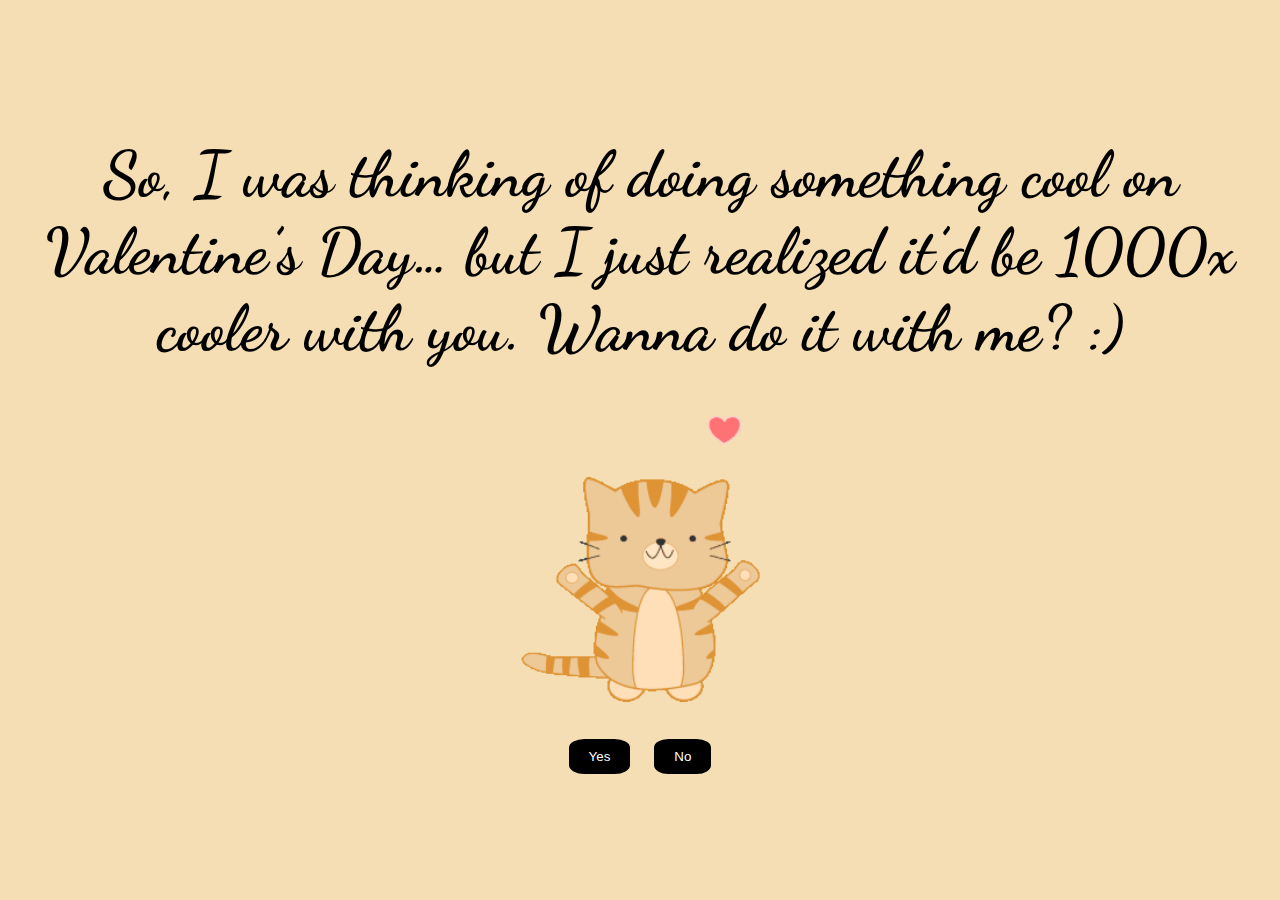
<file: index.html>
<!DOCTYPE html>
<html lang="en">
<head>
  <meta charset="UTF-8">
  <meta name="viewport" content="width=device-width, initial-scale=1.0">
  <title>Community Check</title>
  <link rel="stylesheet" href="styles.css">
</head>
<body>

  <div class="container">
    <h1 id="textMain">So, I was thinking of doing something cool on Valentine’s Day… but I just realized it’d be 1000x cooler with you. Wanna do it with me? :) </h1>
    <img src="img/cat-133_256.gif" alt="chat_gif">
    <div class="button-container">
      <a href="oui.html"><button id="ouiButton">Yes</button></a>
      <button id="nonButton">No</button>
    </div>
  </div>

  <script src="script.js"></script>
</body>
</html>
</file>
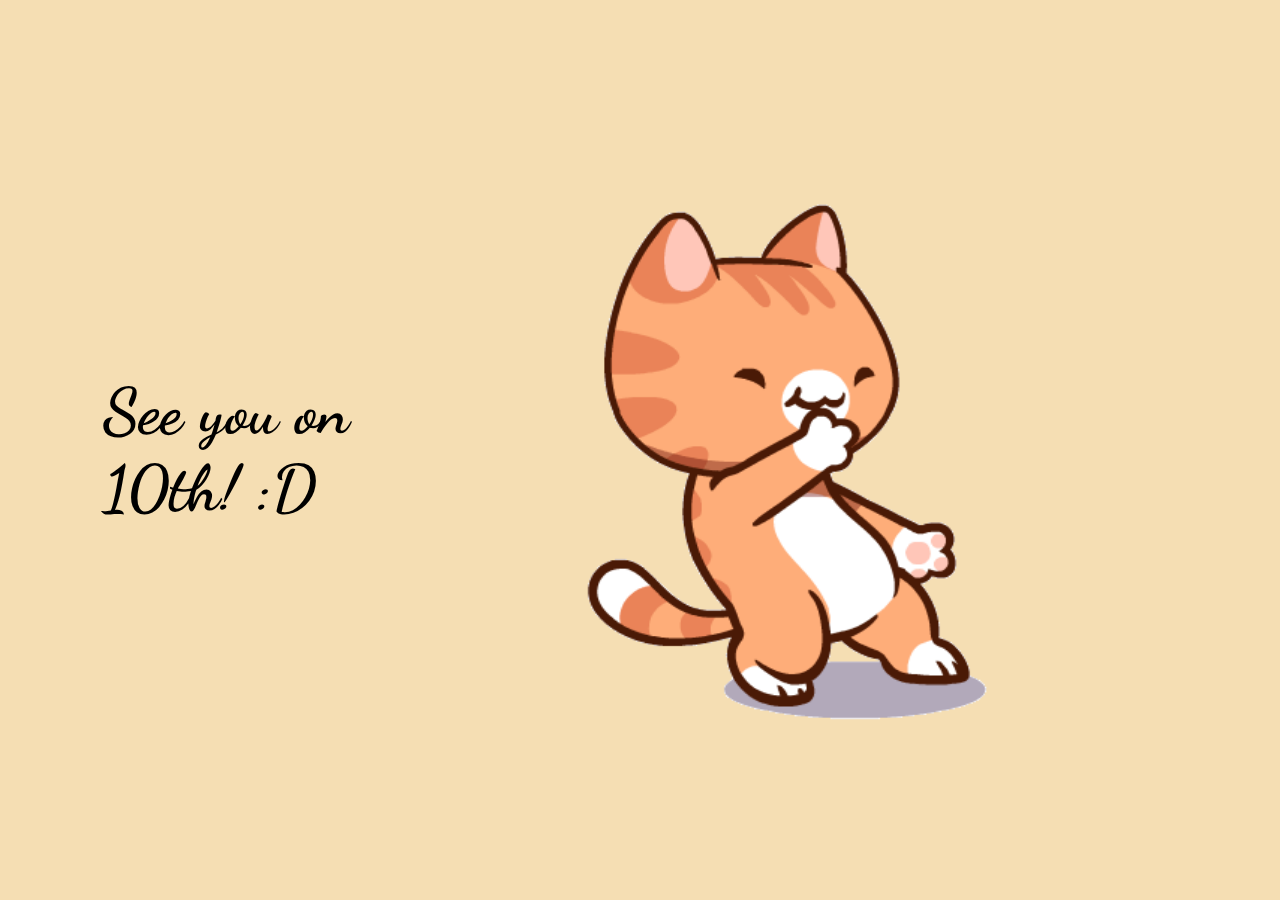
<file: oui.html>
<!DOCTYPE html>
<html lang="en">
<head>
    <meta charset="UTF-8">
    <meta name="viewport" content="width=device-width, initial-scale=1.0">
    <title>HVD <3</title>
    <link rel="stylesheet" href="styles.css">
</head>
<body>
    <h1 id="textSee">See you on 10th! :D </h1>
    <img id="dancingCat" src="img/cat-cats.gif" alt="dancing_cat">
</body>
</html>
</file>
<file: styles.css>
@import url('https://fonts.googleapis.com/css2?family=Dancing+Script:wght@400..700&display=swap');

body, html {
    height: 100%;
    margin: 0;
    display: flex;
    justify-content: center;
    align-items: center;
}

* {
    background-color: wheat;
}

.container {
    display: flex;
    flex-direction: column;
    align-items: center;
    justify-content: center;
    text-align: center;
    height: 100%;
}

.button-container {
    margin-top: 20px;
}

button {
    margin: 10px;
    background-color: #000000;
    padding: 10px 20px;
    border: none;
    transition: left 1s ease, top 1s ease;
    border-radius: 25%;
    color: white;
}

button:hover {
    cursor: pointer;
    background-color: #555;
}

#textMain {
    margin-top: 20px;
}

img {
    width: 260px;
    height: 300px;
}

#dancingCat {
    width: 75%;
    height: 75%;
}

h1 {
    font-family: "Dancing Script";
    font-weight: bold;
    font-size: 4rem;
}

#textSee {
    width: 25rem;
}
</file>
